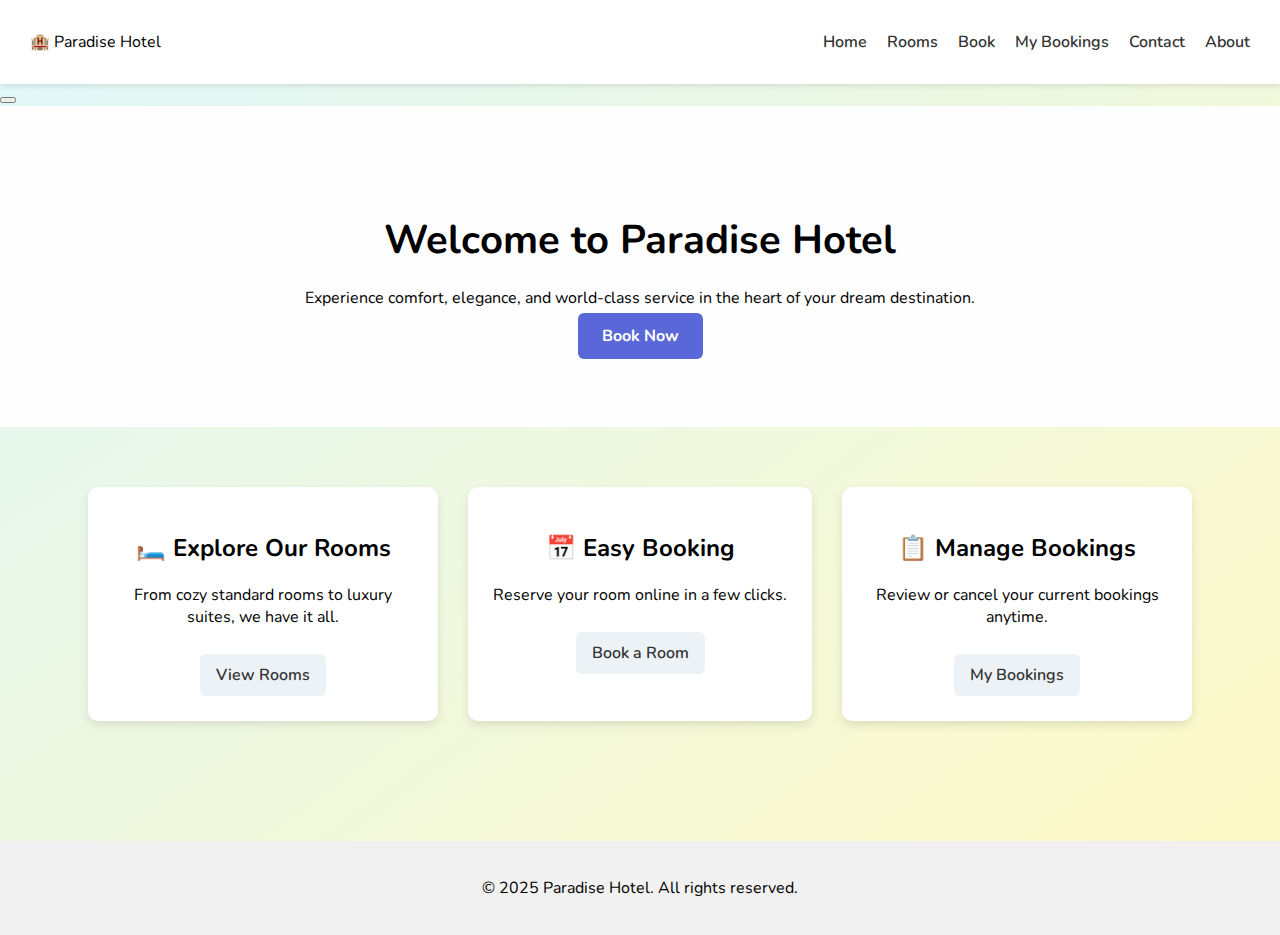
<file: HotelReservation/index.html>
<!DOCTYPE html>
<html lang="en">
<head>
  <meta charset="UTF-8" />
  <meta name="viewport" content="width=device-width, initial-scale=1.0" />
  <title>Hotel Booking System</title>
  <link rel="stylesheet" href="style.css" />
  <link href="https://fonts.googleapis.com/css2?family=Nunito:wght@400;700&display=swap" rel="stylesheet">
</head>
<body>
  <header class="main-header">
    <nav class="navbar">
      <div class="logo">🏨 Paradise Hotel</div>
      <ul class="nav-links">
        <li><a href="index.html">Home</a></li>
        <li><a href="rooms.html">Rooms</a></li>
        <li><a href="book.html">Book</a></li>
        <li><a href="mybookings.html">My Bookings</a></li>
        <li><a href="contact.html">Contact</a></li>
        <li><a href="about.html">About</a></li>
      </ul>
    </nav>
  </header>

  <button class="btn" onclick="location.href='book.html'"></button>

  <section class="hero">
    <div class="hero-text">
      <h1>Welcome to Paradise Hotel</h1>
      <p>Experience comfort, elegance, and world-class service in the heart of your dream destination.</p>
      <a href="book.html" class="btn-primary">Book Now</a>
    </div>
  </section>


  <section class="features">
    <div class="feature">
      <h2>🛏️ Explore Our Rooms</h2>
      <p>From cozy standard rooms to luxury suites, we have it all.</p>
      <a href="rooms.html" class="btn-secondary">View Rooms</a>
    </div>
    <div class="feature">
      <h2>📅 Easy Booking</h2>
      <p>Reserve your room online in a few clicks.</p>
      <a href="book.html" class="btn-secondary">Book a Room</a>
    </div>
    <div class="feature">
      <h2>📋 Manage Bookings</h2>
      <p>Review or cancel your current bookings anytime.</p>
      <a href="mybookings.html" class="btn-secondary">My Bookings</a>
    </div>
  </section>

  <footer class="footer">
    <p>&copy; 2025 Paradise Hotel. All rights reserved.</p>
  </footer>

  <script src="script.js"></script>
</body>
</html>
</file>
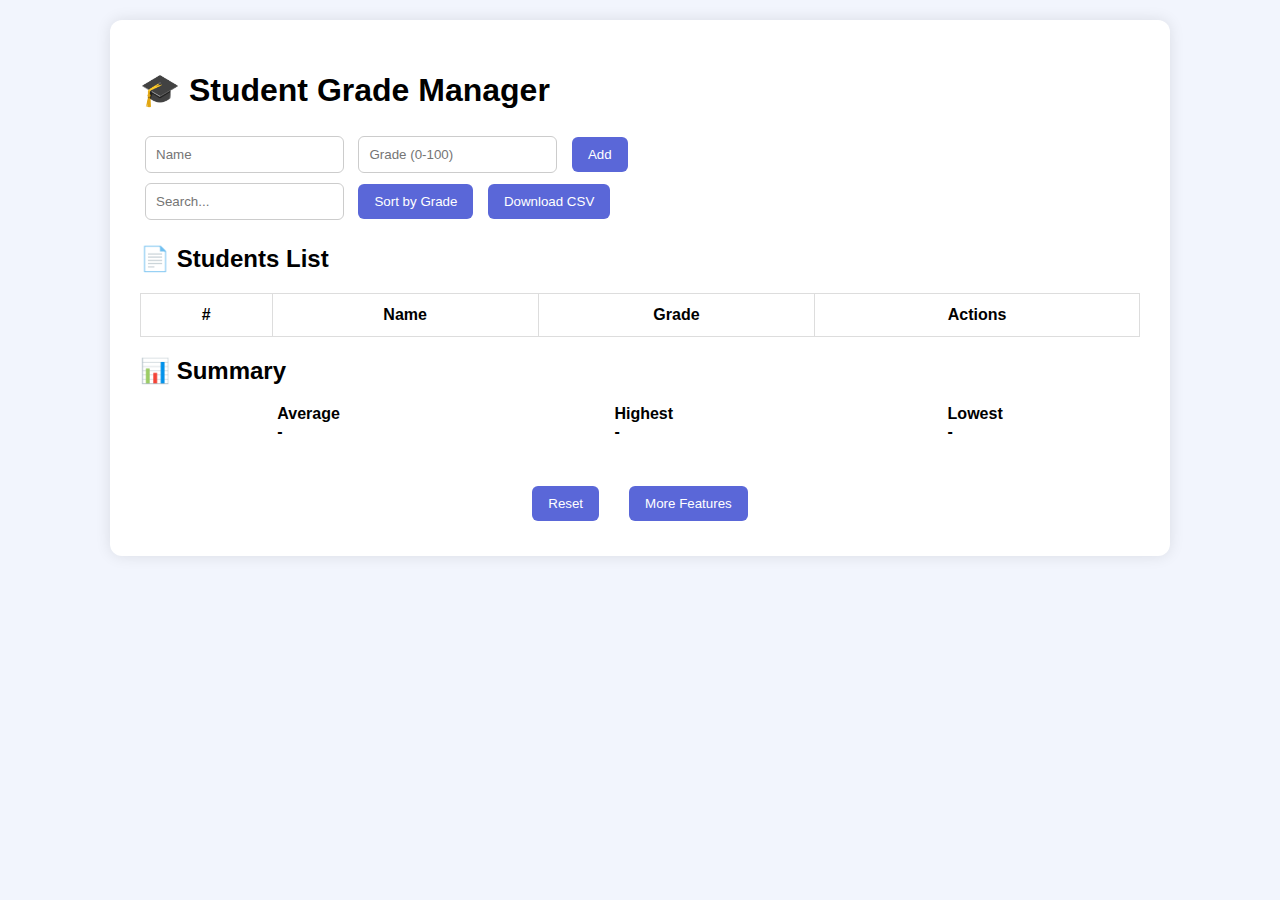
<file: Student grade Tracker/index.html>
<!DOCTYPE html>
<html lang="en">
<head>
  <meta charset="UTF-8" />
  <meta name="viewport" content="width=device-width, initial-scale=1.0" />
  <title>Student Grade Manager</title>
  <link rel="stylesheet" href="https://cdnjs.cloudflare.com/ajax/libs/font-awesome/6.0.0-beta3/css/all.min.css" integrity="sha512-Fo3rlrZj/kTcW2XjzB2S+b6O3oJg+MXYF2TbPmbZ9A5zZBlHTB+61xjFhGea3ZypgFP3pTTsKT1rSCQgwT+X0w==" crossorigin="anonymous" referrerpolicy="no-referrer" />
  <style>
    body {
      font-family: Arial, sans-serif;
      background-color: #f2f5fd;
      padding: 20px;
      margin: 0;
    }
    .container {
      background-color: #fff;
      padding: 30px;
      border-radius: 12px;
      box-shadow: 0 0 15px rgba(0, 0, 0, 0.1);
      max-width: 1000px;
      margin: 0 auto;
    }
    h1 {
      display: flex;
      align-items: center;
      gap: 10px;
    }
    input[type="text"], input[type="number"] {
      padding: 10px;
      margin: 5px;
      border: 1px solid #ccc;
      border-radius: 6px;
    }
    button {
      padding: 10px 16px;
      background-color: #5a67d8;
      color: white;
      border: none;
      border-radius: 6px;
      cursor: pointer;
      margin: 5px;
    }
    button:hover {
      background-color: #434190;
    }
    table {
      width: 100%;
      margin-top: 20px;
      border-collapse: collapse;
    }
    th, td {
      padding: 12px;
      text-align: center;
      border: 1px solid #ddd;
    }
    .actions button {
      margin: 0 4px;
    }
    .summary {
      display: flex;
      justify-content: space-around;
      margin-top: 20px;
    }
    .summary div {
      font-weight: bold;
    }
    .bottom-buttons {
      display: flex;
      justify-content: center;
      margin-top: 40px;
      gap: 20px;
    }
  </style>
</head>
<body>
  <div class="container">
    <h1>🎓 Student Grade Manager</h1>
    <div>
      <input type="text" id="studentName" placeholder="Name" />
      <input type="number" id="studentGrade" placeholder="Grade (0-100)" />
      <button onclick="addStudent()">Add</button>
    </div>
    <div>
      <input type="text" id="searchBox" placeholder="Search..." onkeyup="searchStudent()" />
      <button onclick="sortByGrade()">Sort by Grade</button>
      <button onclick="downloadCSV()">Download CSV</button>
    </div>

    <h2>📄 Students List</h2>
    <table id="studentsTable">
      <thead>
        <tr>
          <th>#</th>
          <th>Name</th>
          <th>Grade</th>
          <th>Actions</th>
        </tr>
      </thead>
      <tbody id="studentsList"></tbody>
    </table>

    <h2>📊 Summary</h2>
    <div class="summary">
      <div>Average <br><span id="averageGrade">-</span></div>
      <div>Highest <br><span id="highestGrade">-</span></div>
      <div>Lowest <br><span id="lowestGrade">-</span></div>
    </div>

    <div class="bottom-buttons">
      <button onclick="resetApp()">Reset</button>
      <button onclick="alert('More features coming soon!')">More Features</button>
    </div>
  </div>

  <script>
    let students = [];

    function addStudent() {
      const name = document.getElementById('studentName').value.trim();
      const grade = parseInt(document.getElementById('studentGrade').value);
      if (name && !isNaN(grade) && grade >= 0 && grade <= 100) {
        students.push({ name, grade });
        document.getElementById('studentName').value = '';
        document.getElementById('studentGrade').value = '';
        renderStudents();
      }
    }

    function renderStudents() {
      const list = document.getElementById('studentsList');
      list.innerHTML = '';
      students.forEach((s, index) => {
        list.innerHTML += `
          <tr>
            <td>${index + 1}</td>
            <td>${s.name}</td>
            <td>${s.grade}</td>
            <td class="actions">
              <button onclick="editStudent(${index})"><i class="fas fa-pen"></i></button>
              <button onclick="deleteStudent(${index})"><i class="fas fa-times"></i></button>
            </td>
          </tr>
        `;
      });
      updateSummary();
    }

    function editStudent(index) {
      const student = students[index];
      document.getElementById('studentName').value = student.name;
      document.getElementById('studentGrade').value = student.grade;
      students.splice(index, 1);
      renderStudents();
    }

    function deleteStudent(index) {
      students.splice(index, 1);
      renderStudents();
    }

    function sortByGrade() {
      students.sort((a, b) => b.grade - a.grade);
      renderStudents();
    }

    function searchStudent() {
      const query = document.getElementById('searchBox').value.toLowerCase();
      const filtered = students.filter(s => s.name.toLowerCase().includes(query));
      const list = document.getElementById('studentsList');
      list.innerHTML = '';
      filtered.forEach((s, index) => {
        list.innerHTML += `
          <tr>
            <td>${index + 1}</td>
            <td>${s.name}</td>
            <td>${s.grade}</td>
            <td class="actions">
              <button onclick="editStudent(${index})"><i class="fas fa-pen"></i></button>
              <button onclick="deleteStudent(${index})"><i class="fas fa-times"></i></button>
            </td>
          </tr>
        `;
      });
    }

    function updateSummary() {
      if (students.length === 0) {
        document.getElementById('averageGrade').innerText = '-';
        document.getElementById('highestGrade').innerText = '-';
        document.getElementById('lowestGrade').innerText = '-';
        return;
      }
      const grades = students.map(s => s.grade);
      const avg = (grades.reduce((a, b) => a + b, 0) / grades.length).toFixed(2);
      const max = Math.max(...grades);
      const min = Math.min(...grades);
      document.getElementById('averageGrade').innerText = avg;
      document.getElementById('highestGrade').innerText = max;
      document.getElementById('lowestGrade').innerText = min;
    }

    function downloadCSV() {
      let csv = "Name,Grade\n";
      students.forEach(s => {
        csv += `${s.name},${s.grade}\n`;
      });
      const blob = new Blob([csv], { type: 'text/csv' });
      const link = document.createElement('a');
      link.href = URL.createObjectURL(blob);
      link.download = 'students.csv';
      link.click();
    }

    function resetApp() {
      students = [];
      renderStudents();
    }
  </script>
</body>
</html>
</file>
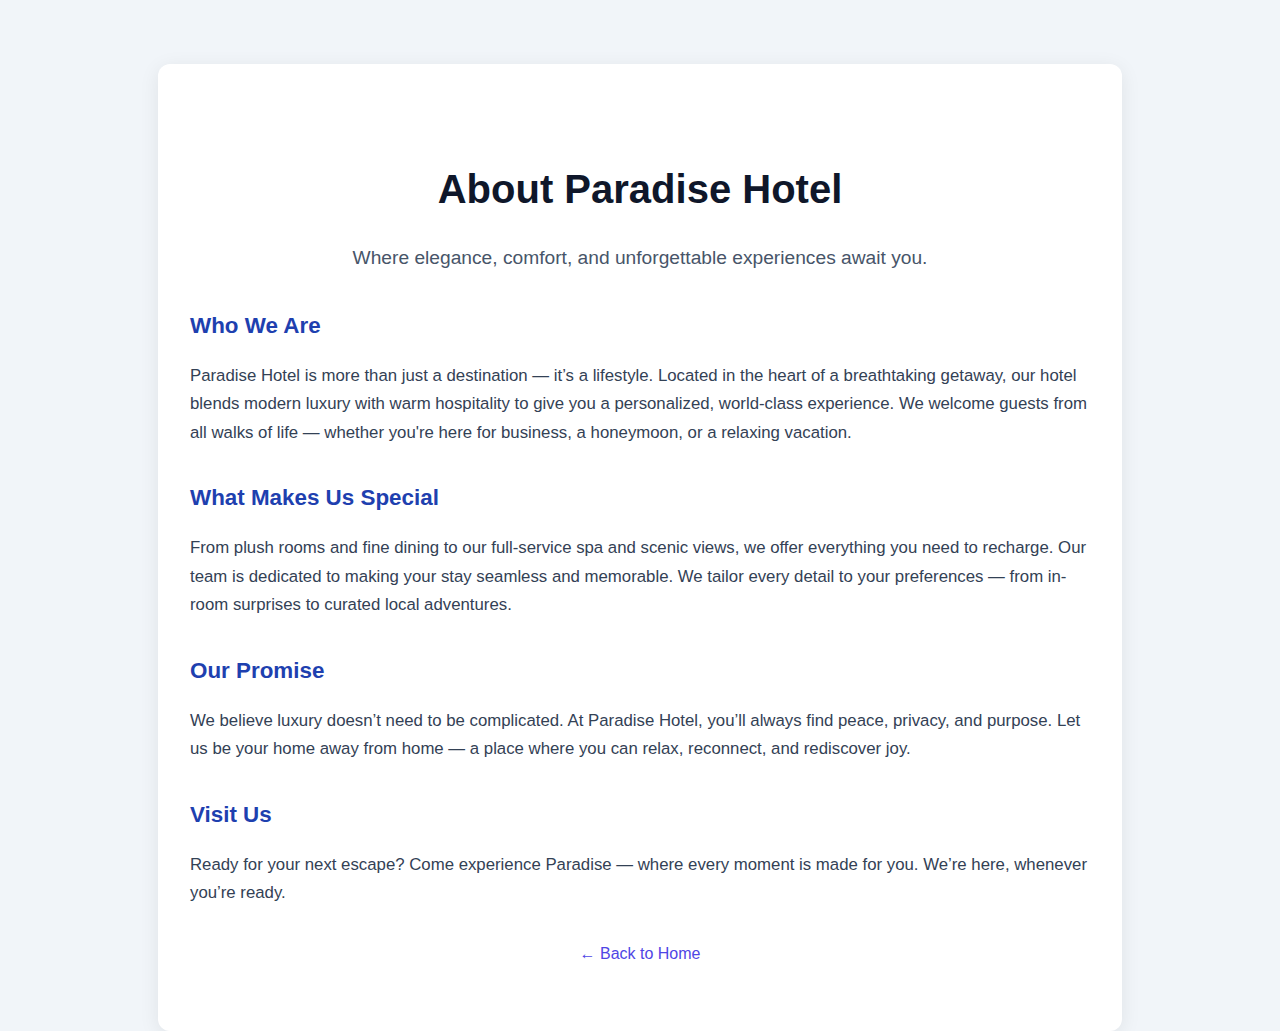
<file: HotelReservation/about.html>
<!DOCTYPE html>
<html lang="en">
<head>
  <meta charset="UTF-8" />
  <title>About Us - Paradise Hotel</title>
  <style>
    body {
      margin: 0;
      font-family: 'Segoe UI', sans-serif;
      background: #f1f5f9;
      line-height: 1.7;
      color: #1e293b;
    }

    .container {
      max-width: 900px;
      margin: auto;
      padding: 4rem 2rem;
      background: white;
      box-shadow: 0 4px 20px rgba(0,0,0,0.08);
      border-radius: 12px;
      margin-top: 4rem;
    }

    h1 {
      text-align: center;
      font-size: 2.5rem;
      margin-bottom: 1rem;
      color: #0f172a;
    }

    .tagline {
      text-align: center;
      font-size: 1.2rem;
      color: #475569;
      margin-bottom: 2rem;
    }

    .section {
      margin-bottom: 2rem;
    }

    .section h2 {
      color: #1e40af;
      font-size: 1.4rem;
      margin-bottom: 0.5rem;
    }

    .section p {
      font-size: 1.05rem;
      color: #334155;
    }

    .back-home {
      text-align: center;
      margin-top: 2rem;
    }

    .back-home a {
      text-decoration: none;
      color: #4f46e5;
      font-weight: 500;
    }

    .back-home a:hover {
      text-decoration: underline;
    }
  </style>
</head>
<body>
  <div class="container">
    <h1>About Paradise Hotel</h1>
    <p class="tagline">Where elegance, comfort, and unforgettable experiences await you.</p>

    <div class="section">
      <h2>Who We Are</h2>
      <p>
        Paradise Hotel is more than just a destination — it’s a lifestyle. Located in the heart of a breathtaking getaway,
        our hotel blends modern luxury with warm hospitality to give you a personalized, world-class experience.
        We welcome guests from all walks of life — whether you're here for business, a honeymoon, or a relaxing vacation.
      </p>
    </div>

    <div class="section">
      <h2>What Makes Us Special</h2>
      <p>
        From plush rooms and fine dining to our full-service spa and scenic views, we offer everything you need to recharge.
        Our team is dedicated to making your stay seamless and memorable. We tailor every detail to your preferences —
        from in-room surprises to curated local adventures.
      </p>
    </div>

    <div class="section">
      <h2>Our Promise</h2>
      <p>
        We believe luxury doesn’t need to be complicated. At Paradise Hotel, you’ll always find peace, privacy, and purpose.
        Let us be your home away from home — a place where you can relax, reconnect, and rediscover joy.
      </p>
    </div>

    <div class="section">
      <h2>Visit Us</h2>
      <p>
        Ready for your next escape? Come experience Paradise — where every moment is made for you.
        We’re here, whenever you’re ready.
      </p>
    </div>

    <div class="back-home">
      <a href="index.html">← Back to Home</a>
    </div>
  </div>
</body>
</html>
</file>
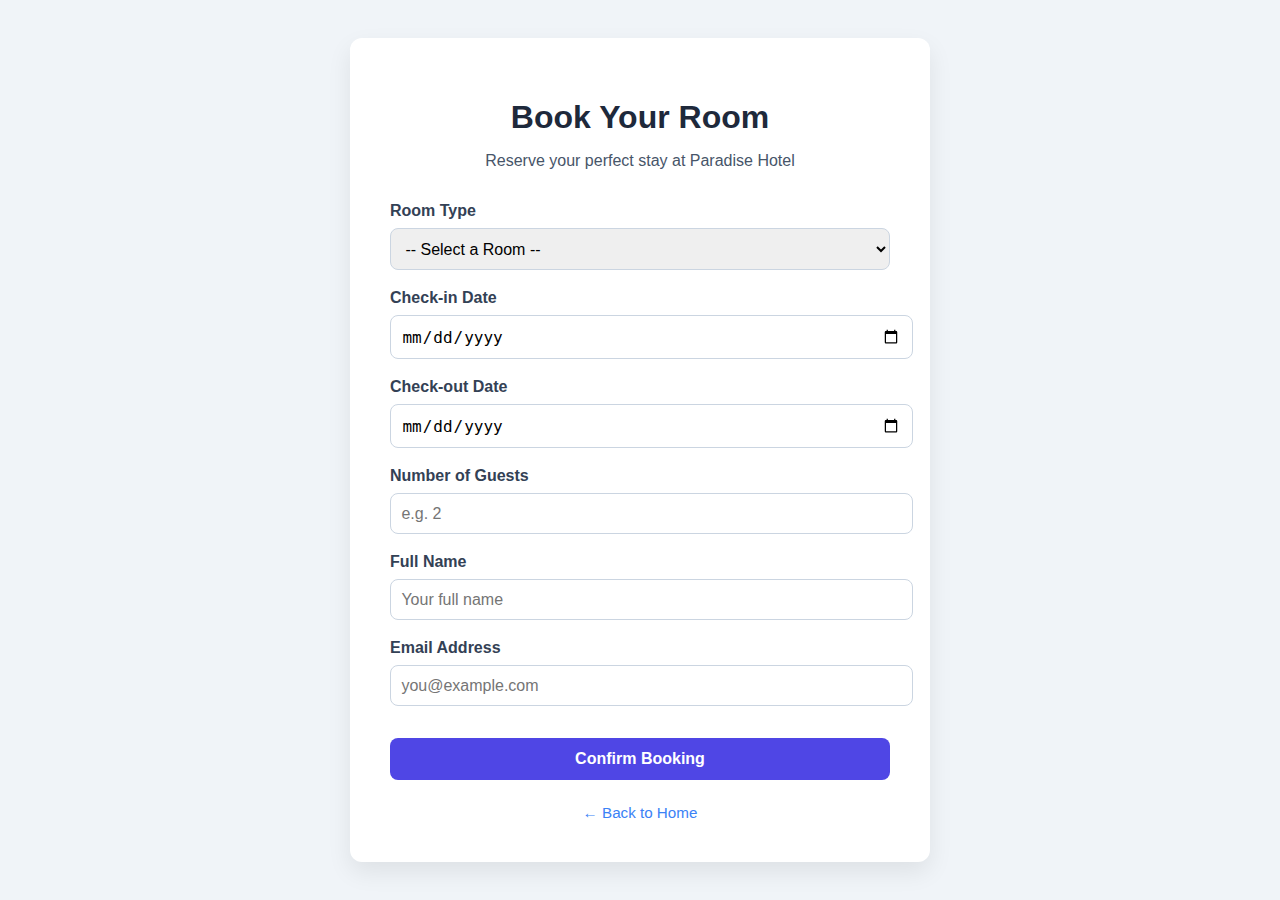
<file: HotelReservation/book.html>
<!DOCTYPE html>
<html lang="en">
<head>
  <meta charset="UTF-8" />
  <meta name="viewport" content="width=device-width, initial-scale=1.0"/>
  <title>Book a Room - Paradise Hotel</title>
  <style>
    body {
      margin: 0;
      padding: 0;
      font-family: 'Segoe UI', sans-serif;
      background: #f0f4f8;
      display: flex;
      justify-content: center;
      align-items: center;
      min-height: 100vh;
    }

    .container {
      background: #fff;
      padding: 2.5rem;
      border-radius: 12px;
      box-shadow: 0 10px 25px rgba(0, 0, 0, 0.08);
      max-width: 500px;
      width: 100%;
    }

    h1 {
      text-align: center;
      margin-bottom: 0.5rem;
      color: #1e293b;
    }

    p.description {
      text-align: center;
      margin-bottom: 2rem;
      color: #475569;
    }

    label {
      display: block;
      margin-top: 1.2rem;
      margin-bottom: 0.5rem;
      font-weight: 600;
      color: #334155;
    }

    input,
    select {
      width: 100%;
      padding: 0.65rem;
      border-radius: 8px;
      border: 1px solid #cbd5e1;
      font-size: 1rem;
      transition: border 0.3s;
    }

    input:focus,
    select:focus {
      border-color: #4f46e5;
      outline: none;
    }

    .btn {
      margin-top: 2rem;
      padding: 0.75rem;
      background: #4f46e5;
      color: white;
      border: none;
      border-radius: 8px;
      width: 100%;
      font-size: 1rem;
      font-weight: 600;
      cursor: pointer;
      transition: background 0.3s;
    }

    .btn:hover {
      background: #4338ca;
    }

    .back-home {
      text-align: center;
      margin-top: 1.5rem;
    }

    .back-home a {
      color: #3b82f6;
      text-decoration: none;
      font-size: 0.95rem;
    }

    .back-home a:hover {
      text-decoration: underline;
    }
  </style>
</head>
<body>

  <div class="container">
    <h1>Book Your Room</h1>
    <p class="description">Reserve your perfect stay at Paradise Hotel</p>

    <form>
      <label for="room">Room Type</label>
      <select id="room" required>
        <option value="">-- Select a Room --</option>
        <option value="standard">Standard Room</option>
        <option value="deluxe">Deluxe Room</option>
        <option value="suite">Luxury Suite</option>
      </select>

      <label for="checkin">Check-in Date</label>
      <input type="date" id="checkin" required>

      <label for="checkout">Check-out Date</label>
      <input type="date" id="checkout" required>

      <label for="guests">Number of Guests</label>
      <input type="number" id="guests" min="1" max="10" placeholder="e.g. 2" required>

      <label for="name">Full Name</label>
      <input type="text" id="name" placeholder="Your full name" required>

      <label for="email">Email Address</label>
      <input type="email" id="email" placeholder="you@example.com" required>

      <button type="submit" class="btn">Confirm Booking</button>
    </form>

    <div class="back-home">
      <a href="index.html">← Back to Home</a>
    </div>
  </div>

</body>
</html>
</file>
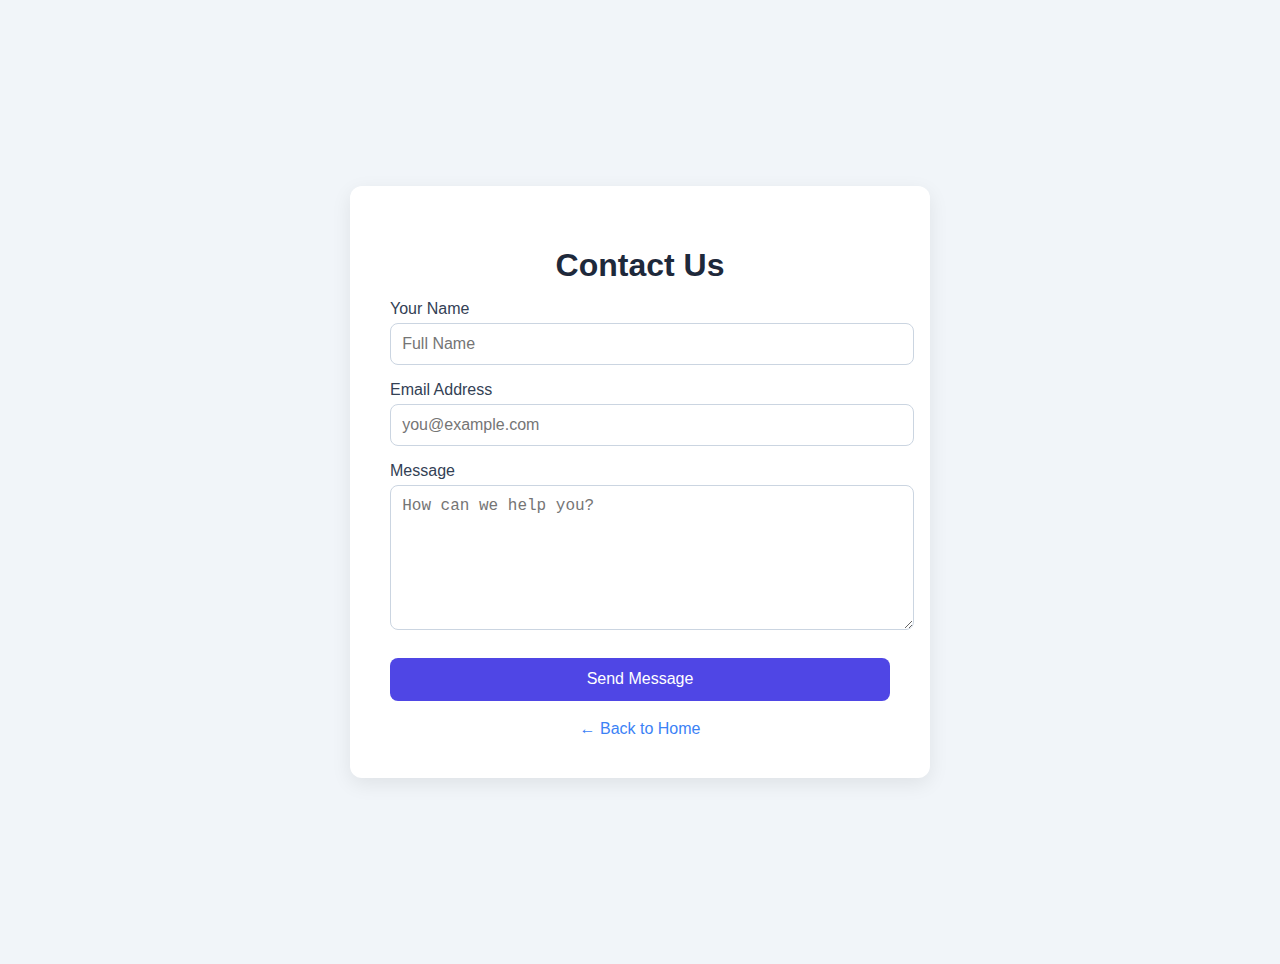
<file: HotelReservation/contact.html>
<!DOCTYPE html>
<html lang="en">
<head>
  <meta charset="UTF-8">
  <title>Contact Us - Paradise Hotel</title>
  <style>
    body {
      font-family: 'Segoe UI', sans-serif;
      background: #f1f5f9;
      margin: 0;
      padding: 2rem;
      display: flex;
      justify-content: center;
      align-items: center;
      min-height: 100vh;
    }

    .contact-box {
      background: #fff;
      padding: 2.5rem;
      border-radius: 12px;
      box-shadow: 0 6px 20px rgba(0,0,0,0.08);
      max-width: 500px;
      width: 100%;
    }

    h1 {
      text-align: center;
      margin-bottom: 1rem;
      color: #1e293b;
    }

    label {
      display: block;
      margin-top: 1rem;
      font-weight: 500;
      color: #334155;
    }

    input, textarea {
      width: 100%;
      padding: 0.7rem;
      margin-top: 0.3rem;
      border-radius: 8px;
      border: 1px solid #cbd5e1;
      font-size: 1rem;
    }

    textarea {
      resize: vertical;
      min-height: 120px;
    }

    button {
      margin-top: 1.5rem;
      background: #4f46e5;
      color: white;
      border: none;
      padding: 0.8rem;
      border-radius: 8px;
      width: 100%;
      font-size: 1rem;
      cursor: pointer;
    }

    button:hover {
      background: #4338ca;
    }

    .back {
      text-align: center;
      margin-top: 1.2rem;
    }

    .back a {
      color: #3b82f6;
      text-decoration: none;
    }

    .back a:hover {
      text-decoration: underline;
    }
  </style>
</head>
<body>
  <div class="contact-box">
    <h1>Contact Us</h1>
    <form>
      <label for="name">Your Name</label>
      <input type="text" id="name" placeholder="Full Name" required>

      <label for="email">Email Address</label>
      <input type="email" id="email" placeholder="you@example.com" required>

      <label for="message">Message</label>
      <textarea id="message" placeholder="How can we help you?" required></textarea>

      <button type="submit">Send Message</button>
    </form>

    <div class="back">
      <a href="index.html">← Back to Home</a>
    </div>
  </div>
</body>
</html>
</file>
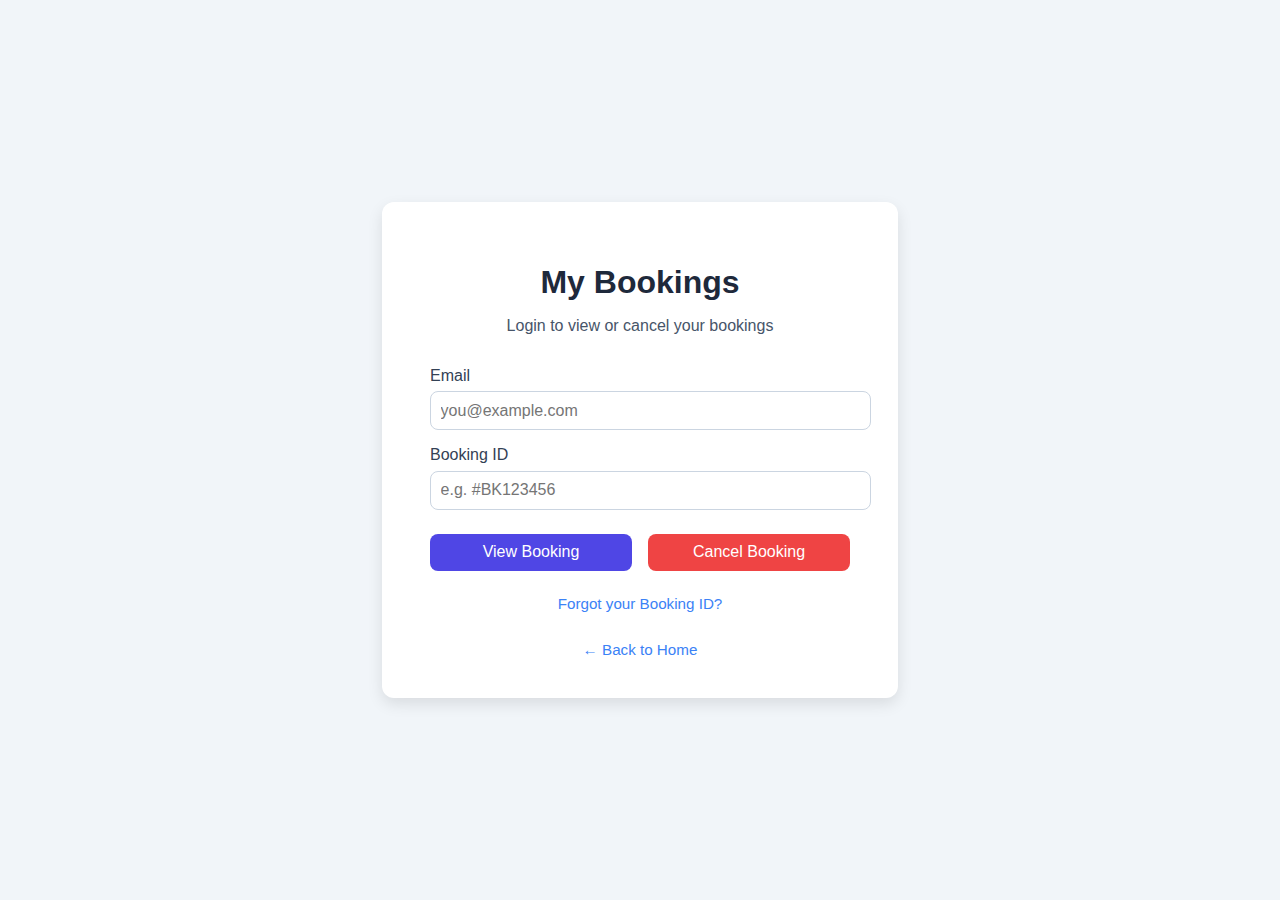
<file: HotelReservation/mybookings.html>
<!DOCTYPE html>
<html lang="en">
<head>
  <meta charset="UTF-8">
  <title>My Bookings - Paradise Hotel</title>
  <style>
    body {
      margin: 0;
      padding: 0;
      font-family: 'Segoe UI', sans-serif;
      background: #f1f5f9;
      display: flex;
      justify-content: center;
      align-items: center;
      height: 100vh;
    }

    .container {
      background: white;
      padding: 2.5rem 3rem;
      border-radius: 12px;
      box-shadow: 0 6px 15px rgba(0, 0, 0, 0.1);
      width: 100%;
      max-width: 420px;
    }

    h1 {
      text-align: center;
      color: #1e293b;
      margin-bottom: 1rem;
    }

    p.description {
      text-align: center;
      font-size: 1rem;
      color: #475569;
      margin-bottom: 2rem;
    }

    label {
      display: block;
      margin-top: 1rem;
      font-weight: 500;
      color: #334155;
    }

    input[type="email"],
    input[type="text"] {
      width: 100%;
      padding: 0.6rem;
      margin-top: 0.4rem;
      border: 1px solid #cbd5e1;
      border-radius: 8px;
      font-size: 1rem;
    }

    .btn-group {
      margin-top: 1.5rem;
      display: flex;
      justify-content: space-between;
      gap: 1rem;
    }

    .btn {
      flex: 1;
      padding: 0.6rem;
      background: #4f46e5;
      color: white;
      border: none;
      border-radius: 8px;
      font-size: 1rem;
      cursor: pointer;
      transition: background 0.3s;
    }

    .btn.cancel {
      background: #ef4444;
    }

    .btn:hover {
      opacity: 0.9;
    }

    .link {
      display: block;
      text-align: center;
      margin-top: 1.5rem;
      color: #3b82f6;
      text-decoration: none;
      font-size: 0.95rem;
    }

    .link:hover {
      text-decoration: underline;
    }

    .back-home {
      margin-top: 1.8rem;
      text-align: center;
    }
  </style>
</head>
<body>

  <div class="container">
    <h1>My Bookings</h1>
    <p class="description">Login to view or cancel your bookings</p>

    <form action="#" method="post">
      <label for="email">Email</label>
      <input type="email" id="email" name="email" placeholder="you@example.com" required>

      <label for="booking-id">Booking ID</label>
      <input type="text" id="booking-id" name="booking-id" placeholder="e.g. #BK123456" required>

      <div class="btn-group">
        <button class="btn" type="submit">View Booking</button>
        <button class="btn cancel" type="button" onclick="alert('Booking canceled (simulated).')">Cancel Booking</button>
      </div>
    </form>

    <a href="#" class="link">Forgot your Booking ID?</a>

    <div class="back-home">
      <a href="index.html" class="link">← Back to Home</a>
    </div>
  </div>

</body>
</html>
</file>
<file: HotelReservation/style.css>
body {
  margin: 0;
  font-family: 'Nunito', sans-serif;
  background: linear-gradient(to bottom right, #e0f7fa, #fff9c4);
}

.main-header {
  background: #ffffff;
  box-shadow: 0 2px 5px rgba(0, 0, 0, 0.1);
  padding: 15px 30px;
}

.navbar {
  display: flex;
  justify-content: space-between;
  align-items: center;
}

.nav-links {
  list-style: none;
  display: flex;
  gap: 20px;
}

.nav-links li a {
  text-decoration: none;
  color: #333;
  font-weight: 600;
}

.hero {
  text-align: center;
  padding: 80px 20px;
  background: #fefefe;
}

.hero-text h1 {
  font-size: 2.5rem;
  margin-bottom: 20px;
}

.btn-primary {
  background-color: #5a67d8;
  color: white;
  padding: 12px 24px;
  text-decoration: none;
  border-radius: 6px;
  font-weight: bold;
}

.features {
  display: flex;
  flex-wrap: wrap;
  justify-content: center;
  gap: 30px;
  padding: 60px 20px;
}

.feature {
  max-width: 300px;
  background: #ffffff;
  padding: 25px;
  border-radius: 10px;
  box-shadow: 0 4px 10px rgba(0, 0, 0, 0.1);
  text-align: center;
}

.btn-secondary {
  margin-top: 10px;
  display: inline-block;
  background: #edf2f7;
  padding: 10px 16px;
  border-radius: 6px;
  text-decoration: none;
  color: #333;
  font-weight: 600;
}

.footer {
  text-align: center;
  padding: 20px;
  background: #f1f1f1;
  margin-top: 60px;
}
</file>
